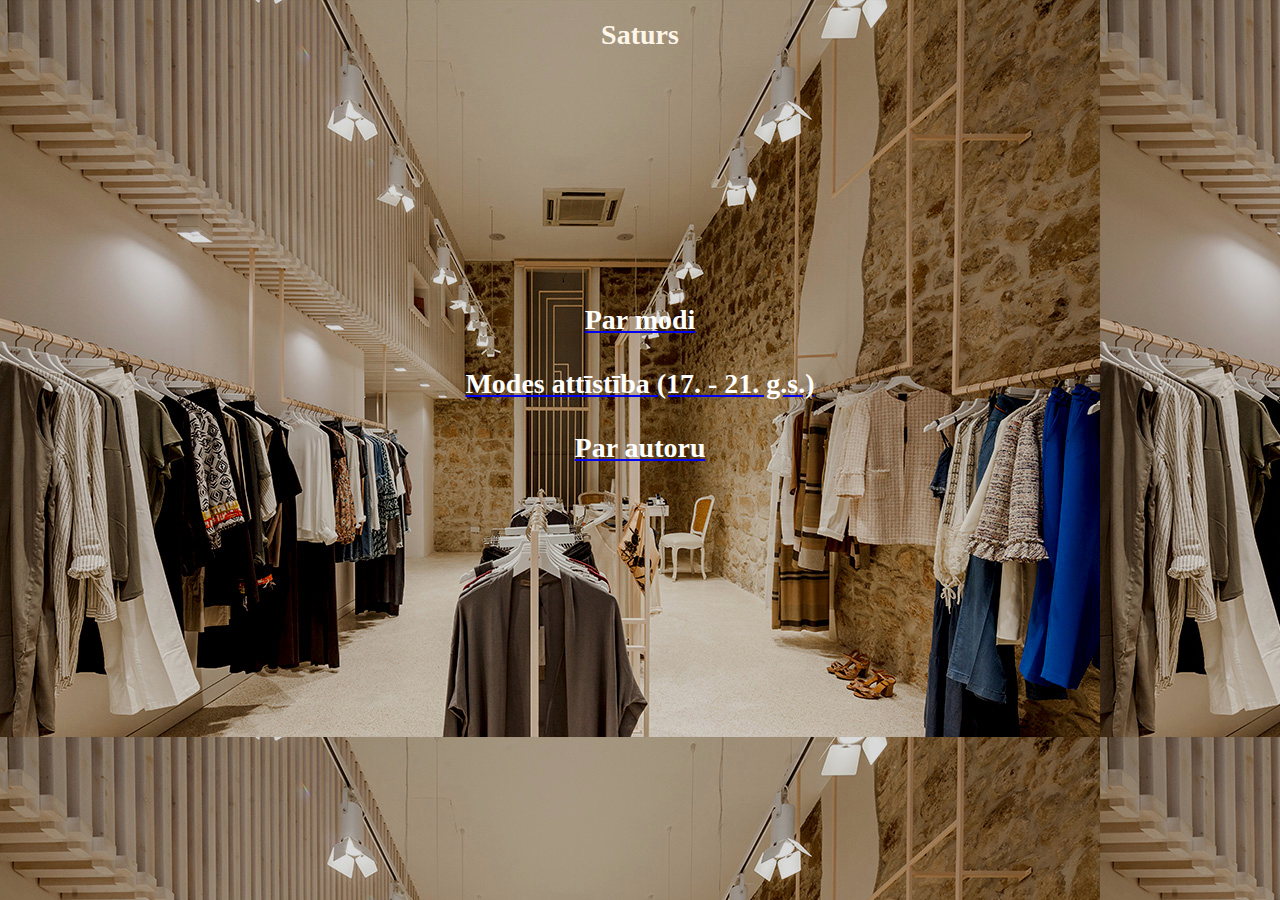
<file: index.html>
<!DOCTYPE html>
<html>
<head>
<title>Saturs</title>
<link rel="stylesheet" href="stilss.css">
</head>
<body>
<h1>Saturs</h1>
<br><br><br><br><br><br>
<br><br><br><br><br><br>
<h1><center><a href="par_modi.html"><font color="white">Par modi</a><br><br></center>
<center><a href="mode_cauri_gadsimtiem.html"><font color="white">Modes attīstība (17. - 21. g.s.)</a></center><br>
<center><a href="info_par_autoru.html"><font color="white">Par autoru</a></center></h1></font>


</body>
</html>
</file>
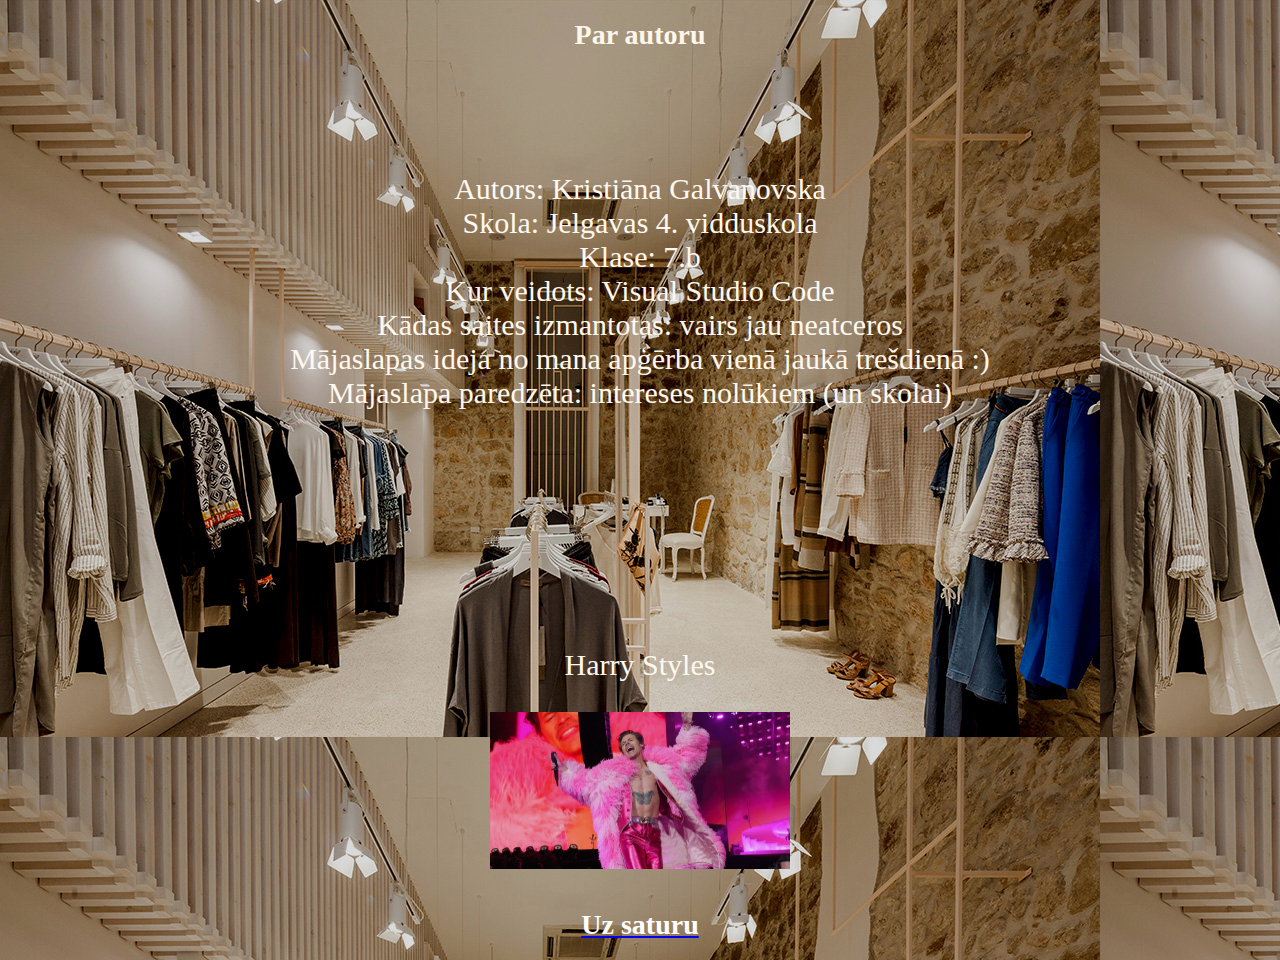
<file: info_par_autoru.html>
<!DOCTYPE html>
<html>
<head>
<title>Par autoru</title>
<link rel="stylesheet" href="stilss.css">
</head>
<body>
<h1>Par autoru</h1>
<br><br><br><br>
<center> 
<p class="teksts">Autors: Kristiāna Galvanovska<br>
Skola: Jelgavas 4. vidduskola<br>
Klase: 7.b<br>
Kur veidots: Visual Studio Code<br>
Kādas saites izmantotas: vairs jau neatceros<br>
Mājaslapas ideja no mana apģērba vienā jaukā trešdienā :)<br>
Mājaslapa paredzēta: intereses nolūkiem (un skolai)<br><br><br><br><br><br><br><br>

Harry Styles</p>
<a href="harry_styles_coachella.jpg" target="_blank"></a>
<img src="harry_styles_coachella.jpg" width="300" height="157"></a><br><br>
<center><a href="index.html"><h1><font color="white">Uz saturu</a></center></font></h1>
 
</body>
</html>
</file>
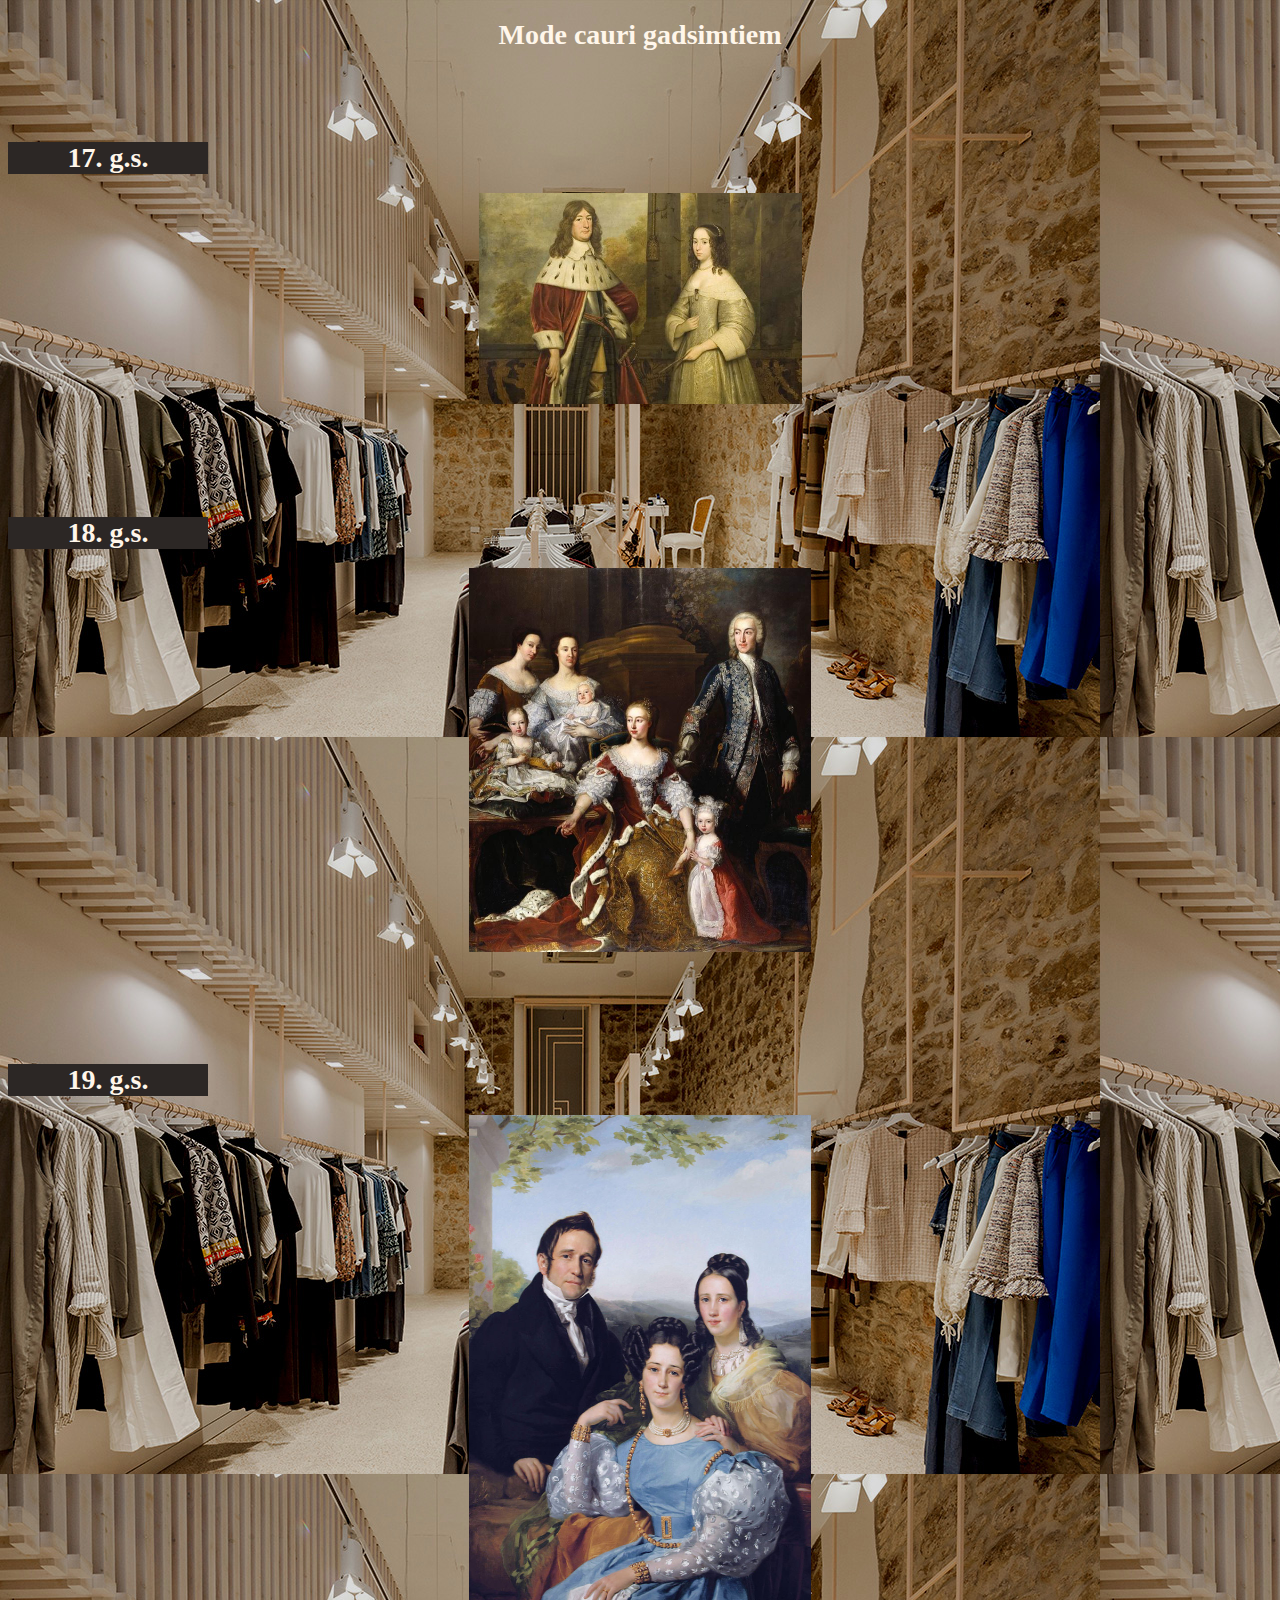
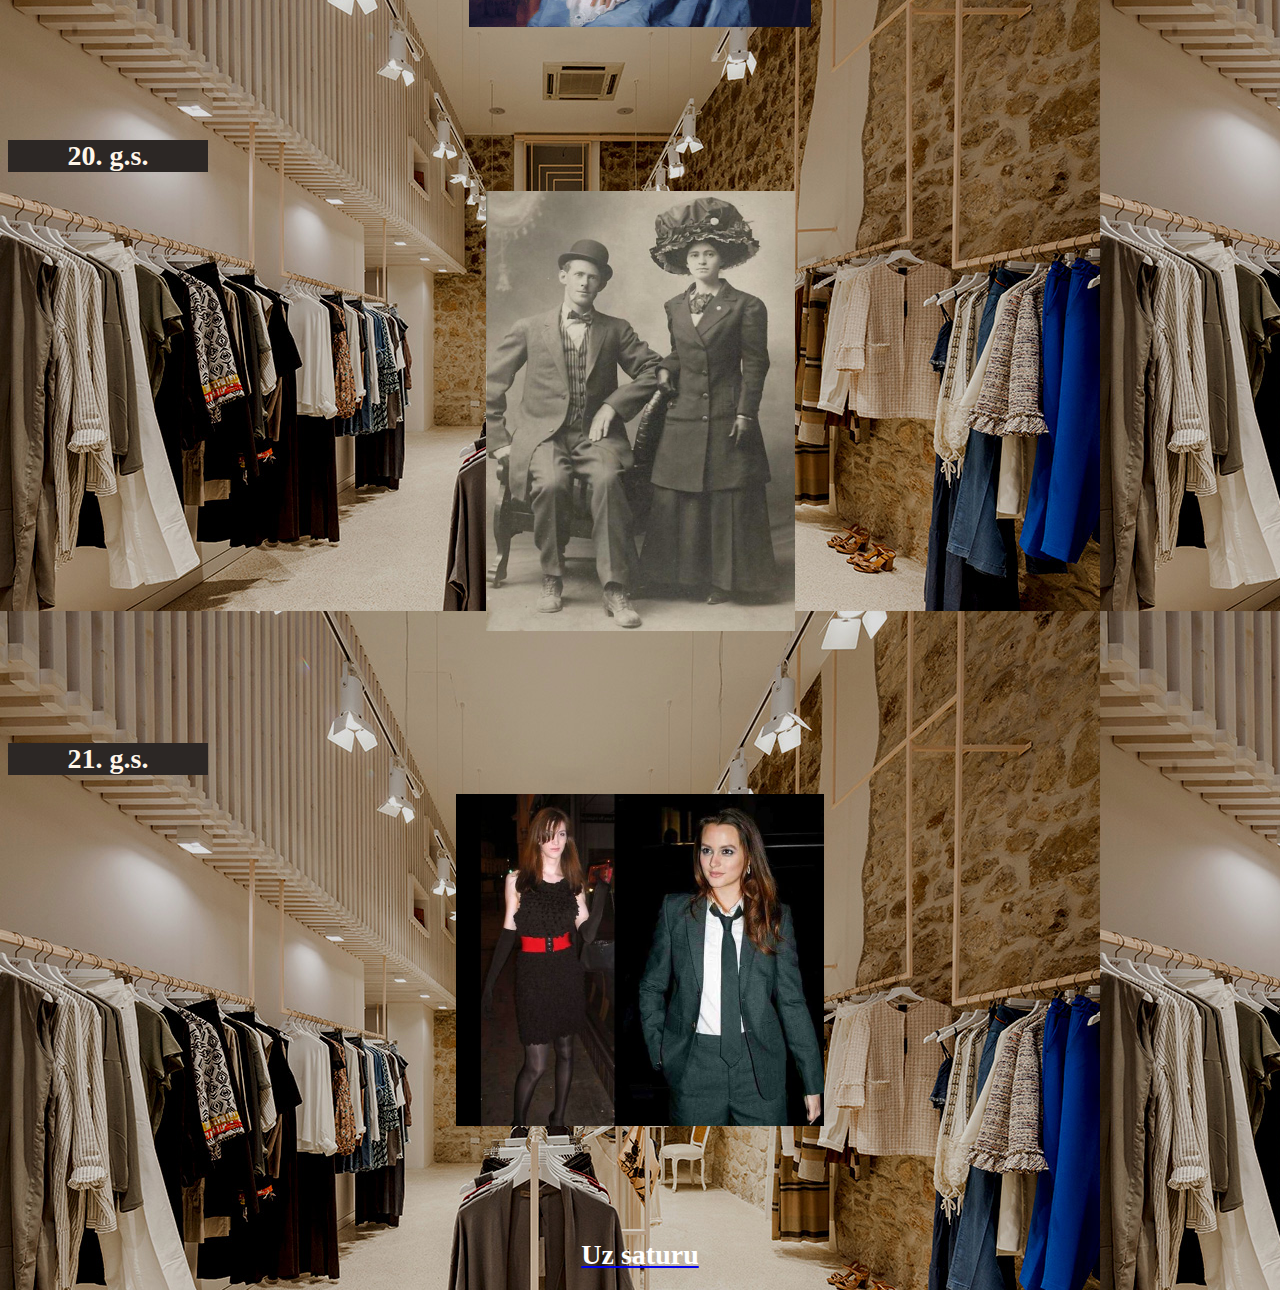
<file: mode_cauri_gadsimtiem.html>
<!DOCTYPE html>
<html>
<head>
<title>Mode cauri gadsimtiem</title>
<link rel="stylesheet" href="stilss.css">
</head>
<body>
<h1>Mode cauri gadsimtiem</h1> <br><br><br>

<h1><div>17. g.s.</div></h1>
<center><a href="17th_century.jpg" target="_blank"></a>
<img src="17th_century.jpg" width="323" height="211"></a></center><br><br><br><br><br>

<h1><div>18. g.s.</div></h1>
<center><a href="18th_century.jpg" target="_blank"></a>
<img src="18th_century.jpg" width="342" height="384"></a></center><br><br><br><br><br>

<h1><div>19. g.s.</div></h1>
<center><a href="19th_century.jpg" target="_blank"></a>
<img src="19th_century.jpg" width="342" height="512"></a></center><br><br><br><br><br>

<h1><div>20. g.s.</div></h1>
<center><a href="20th_century.jpg" target="_blank"></a>
<img src="20th_century.jpg" width="309" height="440"></a></center><br><br><br><br><br>

<h1><div>21. g.s.</div></h1>
<center><a href="21st_century.jpg" target="_blank"></a>
<img src="21st_century.jpg" width="368" height="332"></a></center><br><br><br><br><br>

<center><a href="index.html"><h1><font color="white">Uz saturu</a></center></font></h1>

</body>
</html>
</file>
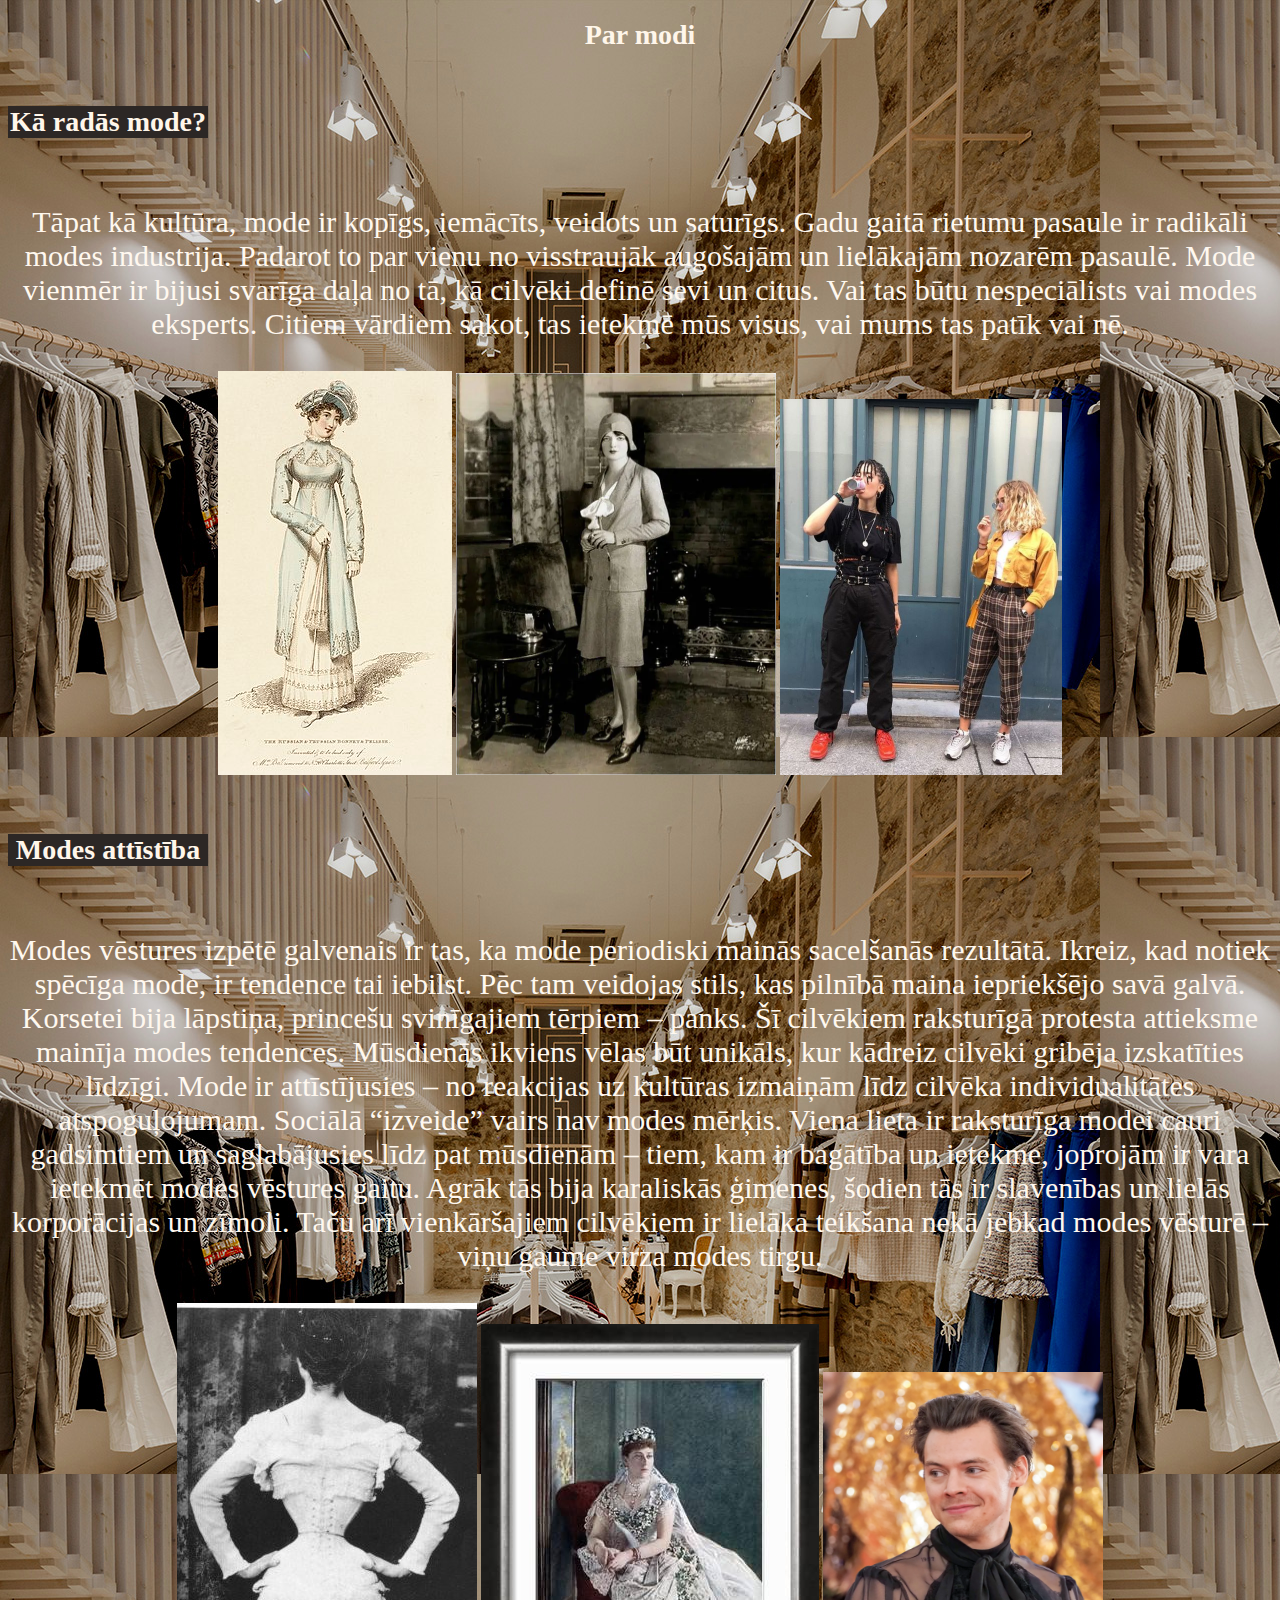
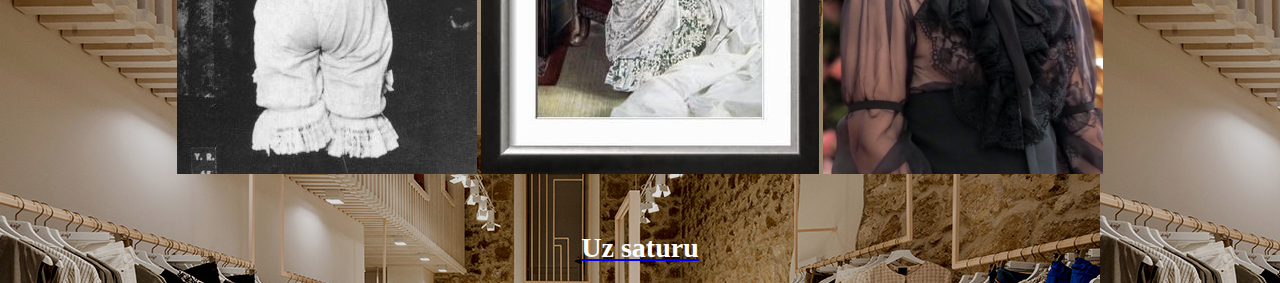
<file: par_modi.html>
<!DOCTYPE html>
<html>
<head>
<title>Mode</title>
<link rel="stylesheet" href="stilss.css">
</head>
<body>
<h1>Par modi</h1>
<p><br><h1><div>Kā radās mode?</h1></div>
<br><p class="teksts">Tāpat kā kultūra, mode ir kopīgs, iemācīts, veidots un saturīgs.
Gadu gaitā rietumu pasaule ir radikāli modes industrija.
Padarot to par vienu no visstraujāk augošajām un lielākajām nozarēm pasaulē. 
Mode vienmēr ir bijusi svarīga daļa no tā, kā cilvēki definē sevi un citus. 
Vai tas būtu nespeciālists vai modes eksperts.
Citiem vārdiem sakot, tas ietekmē mūs visus, vai mums tas patīk vai nē.</p>
<center><a href="fashion19thcentury.jpg" target="_blank"></a>
<img src="fashion19thcentury.jpg" width="234" height="404"></a>
<a href="20thcenturyfashion.jpg" target="_blank"></a><img src="20thcenturyfashion.jpg" width="320" height="402"></a>
<a href="fashionfromthe21stcentury.jpg" target="_blank"></a>
<img src="fashionfromthe21stcentury.jpg" width="282" height="376"></a></center><br><br>


<p><h1><div>Modes attīstība</h1></div>
<br><p class="teksts">Modes vēstures izpētē galvenais ir tas, ka mode periodiski mainās sacelšanās rezultātā.
     Ikreiz, kad notiek spēcīga mode, ir tendence tai iebilst. Pēc tam veidojas stils, kas pilnībā maina iepriekšējo savā galvā.
      Korsetei bija lāpstiņa, princešu svinīgajiem tērpiem – panks. Šī cilvēkiem raksturīgā protesta attieksme mainīja modes tendences.
Mūsdienās ikviens vēlas būt unikāls, kur kādreiz cilvēki gribēja izskatīties līdzīgi.
 Mode ir attīstījusies – no reakcijas uz kultūras izmaiņām līdz cilvēka individualitātes atspoguļojumam.
  Sociālā “izveide” vairs nav modes mērķis.
 Viena lieta ir raksturīga modei cauri gadsimtiem un saglabājusies līdz pat mūsdienām – tiem, kam ir bagātība un ietekme,
  joprojām ir vara ietekmēt modes vēstures gaitu. Agrāk tās bija karaliskās ģimenes, šodien tās ir slavenības un lielās korporācijas
   un zīmoli. Taču arī vienkāršajiem cilvēkiem ir lielāka teikšana nekā jebkad modes vēsturē – viņu gaume virza modes tirgu.</p>
<center><a href="corset.jpg" target="_blank"></a>
<img src="corset.jpg" width="300" height="471"></a>
<a href="princess_gown.jpg" target="_blank"></a><img src="princess_gown.jpg" width="338" height="450"></a>
<a href="harry_styles.jpg" target="_blank"></a>
<img src="harry_styles.jpg" width="280" height="402"></a></center><br><br>
<center><a href="index.html"><h1><font color="white">Uz saturu</a></center></font></h1>
    
    
</body>
</html>
</file>
<file: stilss.css>
body {background-image: url("modes_padomi.jpg");}

h1 {font-size: 28px;
    text-align: center;
    color:rgb(255, 246, 234)}
    
    p.teksts {font-size: 30px;
        text-align: center;
        color:rgb(255, 248, 239)}
    
    div {width:200px;
        background-color: rgb(44, 39, 37);}
</file>
